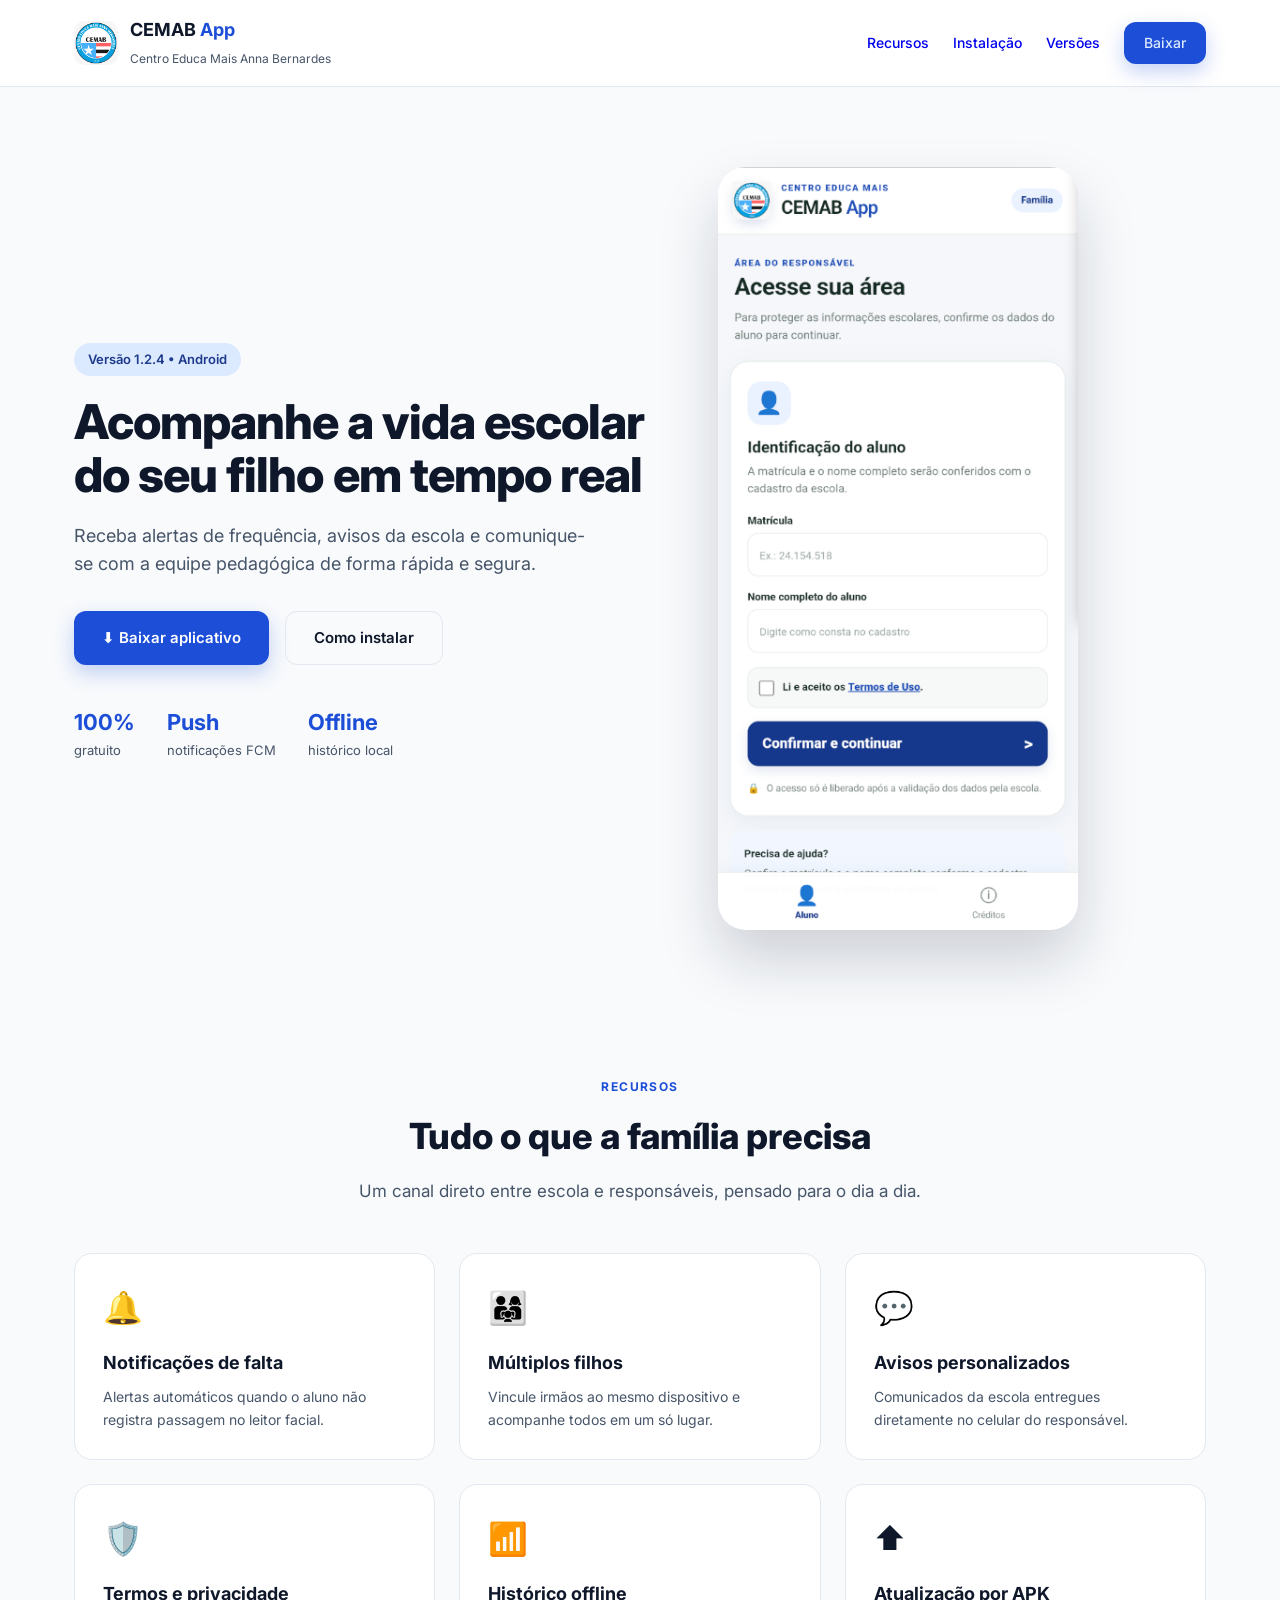
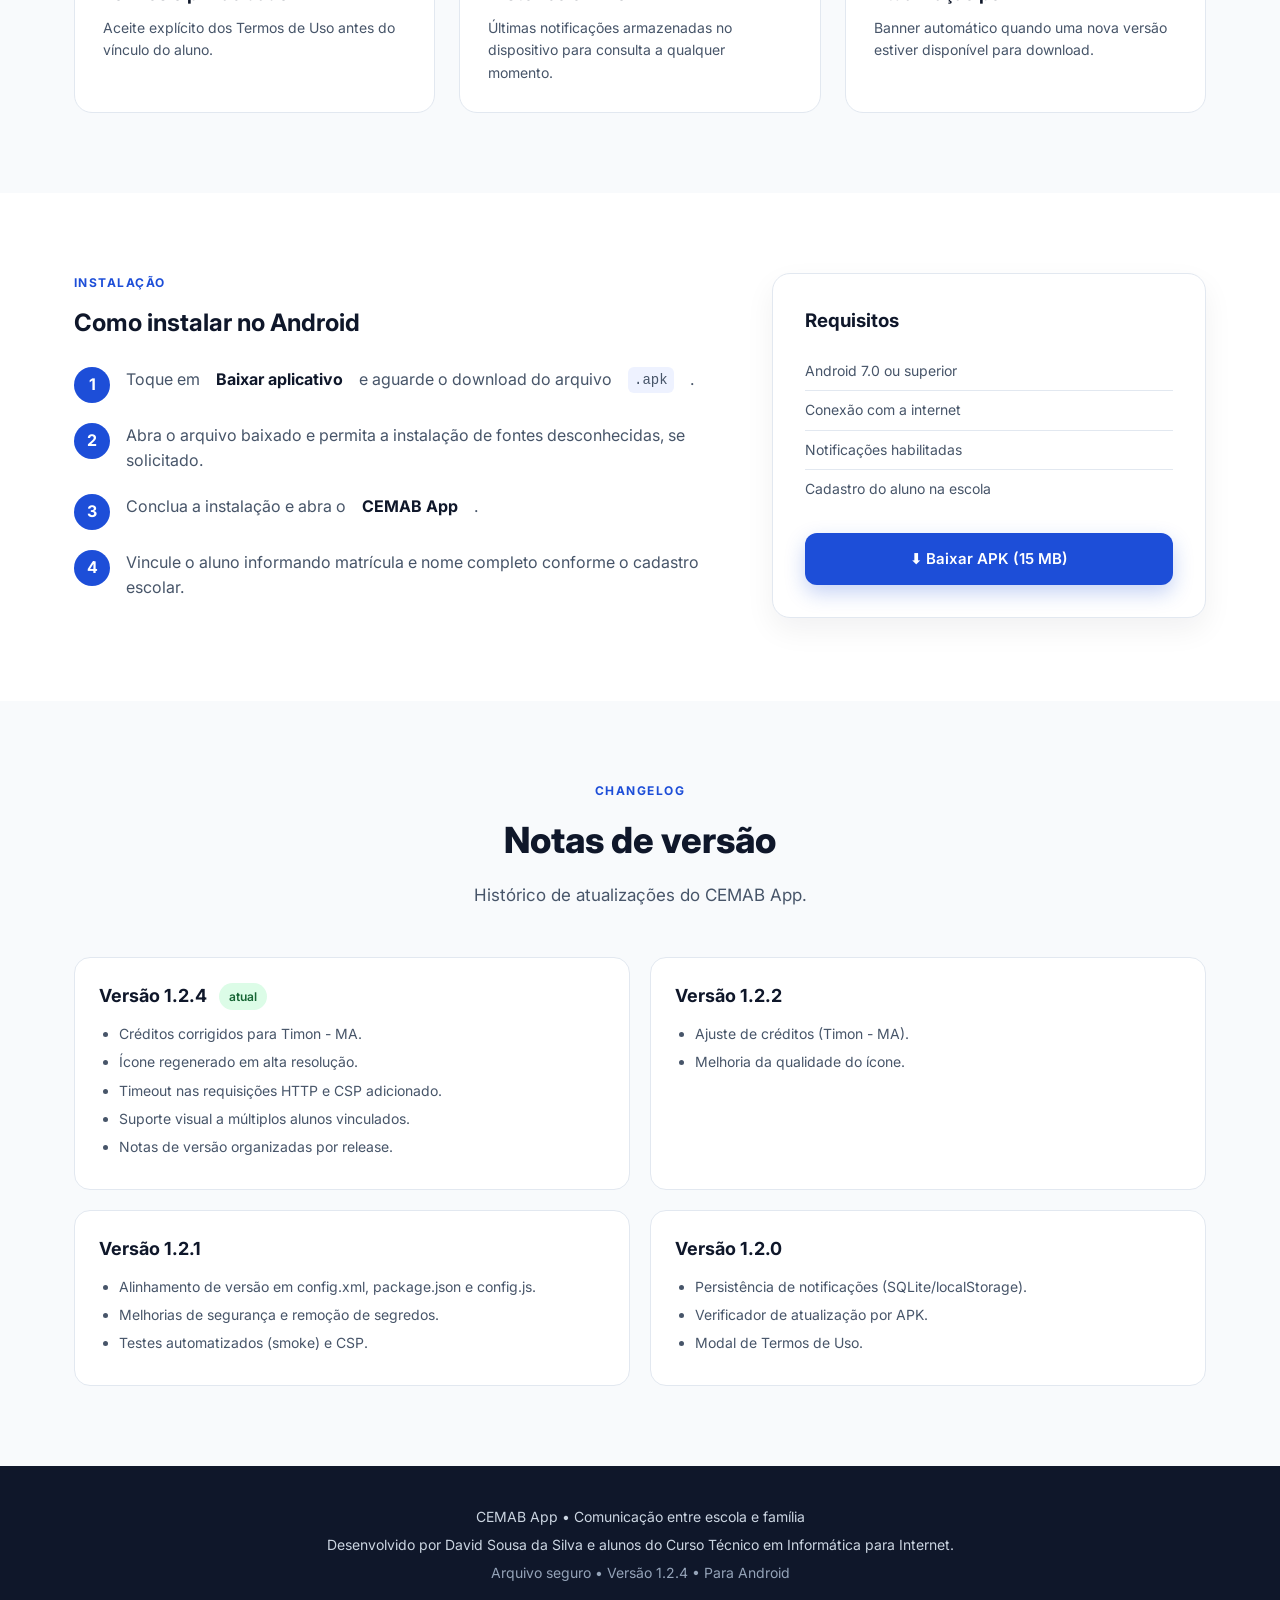
<file: index.html>
<!DOCTYPE html>
<html lang="pt-BR">
<head>
    <meta charset="UTF-8">
    <meta name="viewport" content="width=device-width, initial-scale=1.0">
    <meta name="description" content="CEMAB App - Aplicativo de acompanhamento escolar do Centro Educa Mais Anna Bernardes.">
    <title>CEMAB App - Baixar Aplicativo</title>
    <link rel="preconnect" href="https://fonts.googleapis.com">
    <link rel="preconnect" href="https://fonts.gstatic.com" crossorigin>
    <link href="https://fonts.googleapis.com/css2?family=Inter:wght@400;500;600;700;800&display=swap" rel="stylesheet">
    <link rel="stylesheet" href="style.css">
</head>
<body>
    <header class="site-header">
        <div class="container header-inner">
            <div class="brand">
                <img src="logo.png" alt="Logo CEMAB">
                <div>
                    <strong>CEMAB <span>App</span></strong>
                    <small>Centro Educa Mais Anna Bernardes</small>
                </div>
            </div>
            <nav class="header-nav">
                <a href="#recursos">Recursos</a>
                <a href="#instalacao">Instalação</a>
                <a href="#versoes">Versões</a>
                <a href="#download" class="btn btn-primary btn-sm">Baixar</a>
            </nav>
        </div>
    </header>

    <main>
        <section class="hero">
            <div class="container hero-grid">
                <div class="hero-copy">
                    <span class="badge">Versão 1.2.4 • Android</span>
                    <h1>Acompanhe a vida escolar do seu filho em tempo real</h1>
                    <p>Receba alertas de frequência, avisos da escola e comunique-se com a equipe pedagógica de forma rápida e segura.</p>
                    <div class="hero-actions">
                        <a href="download/cemabapp.apk" class="btn btn-primary" id="downloadButton">⬇ Baixar aplicativo</a>
                        <a href="#instalacao" class="btn btn-ghost">Como instalar</a>
                    </div>
                    <ul class="hero-stats">
                        <li><strong>100%</strong><span>gratuito</span></li>
                        <li><strong>Push</strong><span>notificações FCM</span></li>
                        <li><strong>Offline</strong><span>histórico local</span></li>
                    </ul>
                </div>
                <div class="hero-image">
                    <img src="app.png" alt="Tela do aplicativo CEMAB">
                </div>
            </div>
        </section>

        <section id="recursos" class="section">
            <div class="container">
                <div class="section-heading">
                    <span class="eyebrow">RECURSOS</span>
                    <h2>Tudo o que a família precisa</h2>
                    <p>Um canal direto entre escola e responsáveis, pensado para o dia a dia.</p>
                </div>
                <div class="features-grid">
                    <article class="feature-card">
                        <div class="feature-icon">🔔</div>
                        <h3>Notificações de falta</h3>
                        <p>Alertas automáticos quando o aluno não registra passagem no leitor facial.</p>
                    </article>
                    <article class="feature-card">
                        <div class="feature-icon">👨‍👩‍👧</div>
                        <h3>Múltiplos filhos</h3>
                        <p>Vincule irmãos ao mesmo dispositivo e acompanhe todos em um só lugar.</p>
                    </article>
                    <article class="feature-card">
                        <div class="feature-icon">💬</div>
                        <h3>Avisos personalizados</h3>
                        <p>Comunicados da escola entregues diretamente no celular do responsável.</p>
                    </article>
                    <article class="feature-card">
                        <div class="feature-icon">🛡️</div>
                        <h3>Termos e privacidade</h3>
                        <p>Aceite explícito dos Termos de Uso antes do vínculo do aluno.</p>
                    </article>
                    <article class="feature-card">
                        <div class="feature-icon">📶</div>
                        <h3>Histórico offline</h3>
                        <p>Últimas notificações armazenadas no dispositivo para consulta a qualquer momento.</p>
                    </article>
                    <article class="feature-card">
                        <div class="feature-icon">⬆</div>
                        <h3>Atualização por APK</h3>
                        <p>Banner automático quando uma nova versão estiver disponível para download.</p>
                    </article>
                </div>
            </div>
        </section>

        <section id="instalacao" class="section section-alt">
            <div class="container install-grid">
                <div>
                    <span class="eyebrow">INSTALAÇÃO</span>
                    <h2>Como instalar no Android</h2>
                    <ol class="steps">
                        <li><span>1</span> Toque em <strong>Baixar aplicativo</strong> e aguarde o download do arquivo <code>.apk</code>.</li>
                        <li><span>2</span> Abra o arquivo baixado e permita a instalação de fontes desconhecidas, se solicitado.</li>
                        <li><span>3</span> Conclua a instalação e abra o <strong>CEMAB App</strong>.</li>
                        <li><span>4</span> Vincule o aluno informando matrícula e nome completo conforme o cadastro escolar.</li>
                    </ol>
                </div>
                <div class="install-card">
                    <h3>Requisitos</h3>
                    <ul>
                        <li>Android 7.0 ou superior</li>
                        <li>Conexão com a internet</li>
                        <li>Notificações habilitadas</li>
                        <li>Cadastro do aluno na escola</li>
                    </ul>
                    <a href="download/cemabapp.apk" class="btn btn-primary btn-block">⬇ Baixar APK (15 MB)</a>
                </div>
            </div>
        </section>

        <section id="versoes" class="section">
            <div class="container">
                <div class="section-heading">
                    <span class="eyebrow">CHANGELOG</span>
                    <h2>Notas de versão</h2>
                    <p>Histórico de atualizações do CEMAB App.</p>
                </div>
                <div class="versions">
                    <article class="version-card">
                        <header><h3>Versão 1.2.4</h3><span class="version-tag">atual</span></header>
                        <ul>
                            <li>Créditos corrigidos para Timon - MA.</li>
                            <li>Ícone regenerado em alta resolução.</li>
                            <li>Timeout nas requisições HTTP e CSP adicionado.</li>
                            <li>Suporte visual a múltiplos alunos vinculados.</li>
                            <li>Notas de versão organizadas por release.</li>
                        </ul>
                    </article>
                    <article class="version-card">
                        <header><h3>Versão 1.2.2</h3></header>
                        <ul>
                            <li>Ajuste de créditos (Timon - MA).</li>
                            <li>Melhoria da qualidade do ícone.</li>
                        </ul>
                    </article>
                    <article class="version-card">
                        <header><h3>Versão 1.2.1</h3></header>
                        <ul>
                            <li>Alinhamento de versão em config.xml, package.json e config.js.</li>
                            <li>Melhorias de segurança e remoção de segredos.</li>
                            <li>Testes automatizados (smoke) e CSP.</li>
                        </ul>
                    </article>
                    <article class="version-card">
                        <header><h3>Versão 1.2.0</h3></header>
                        <ul>
                            <li>Persistência de notificações (SQLite/localStorage).</li>
                            <li>Verificador de atualização por APK.</li>
                            <li>Modal de Termos de Uso.</li>
                        </ul>
                    </article>
                </div>
            </div>
        </section>
    </main>

    <footer class="site-footer">
        <div class="container footer-inner">
            <p>CEMAB App • Comunicação entre escola e família</p>
            <p>Desenvolvido por David Sousa da Silva e alunos do Curso Técnico em Informática para Internet.</p>
            <p class="footer-small">Arquivo seguro • Versão 1.2.4 • Para Android</p>
        </div>
    </footer>

    <script src="script.js"></script>
</body>
</html>
</file>
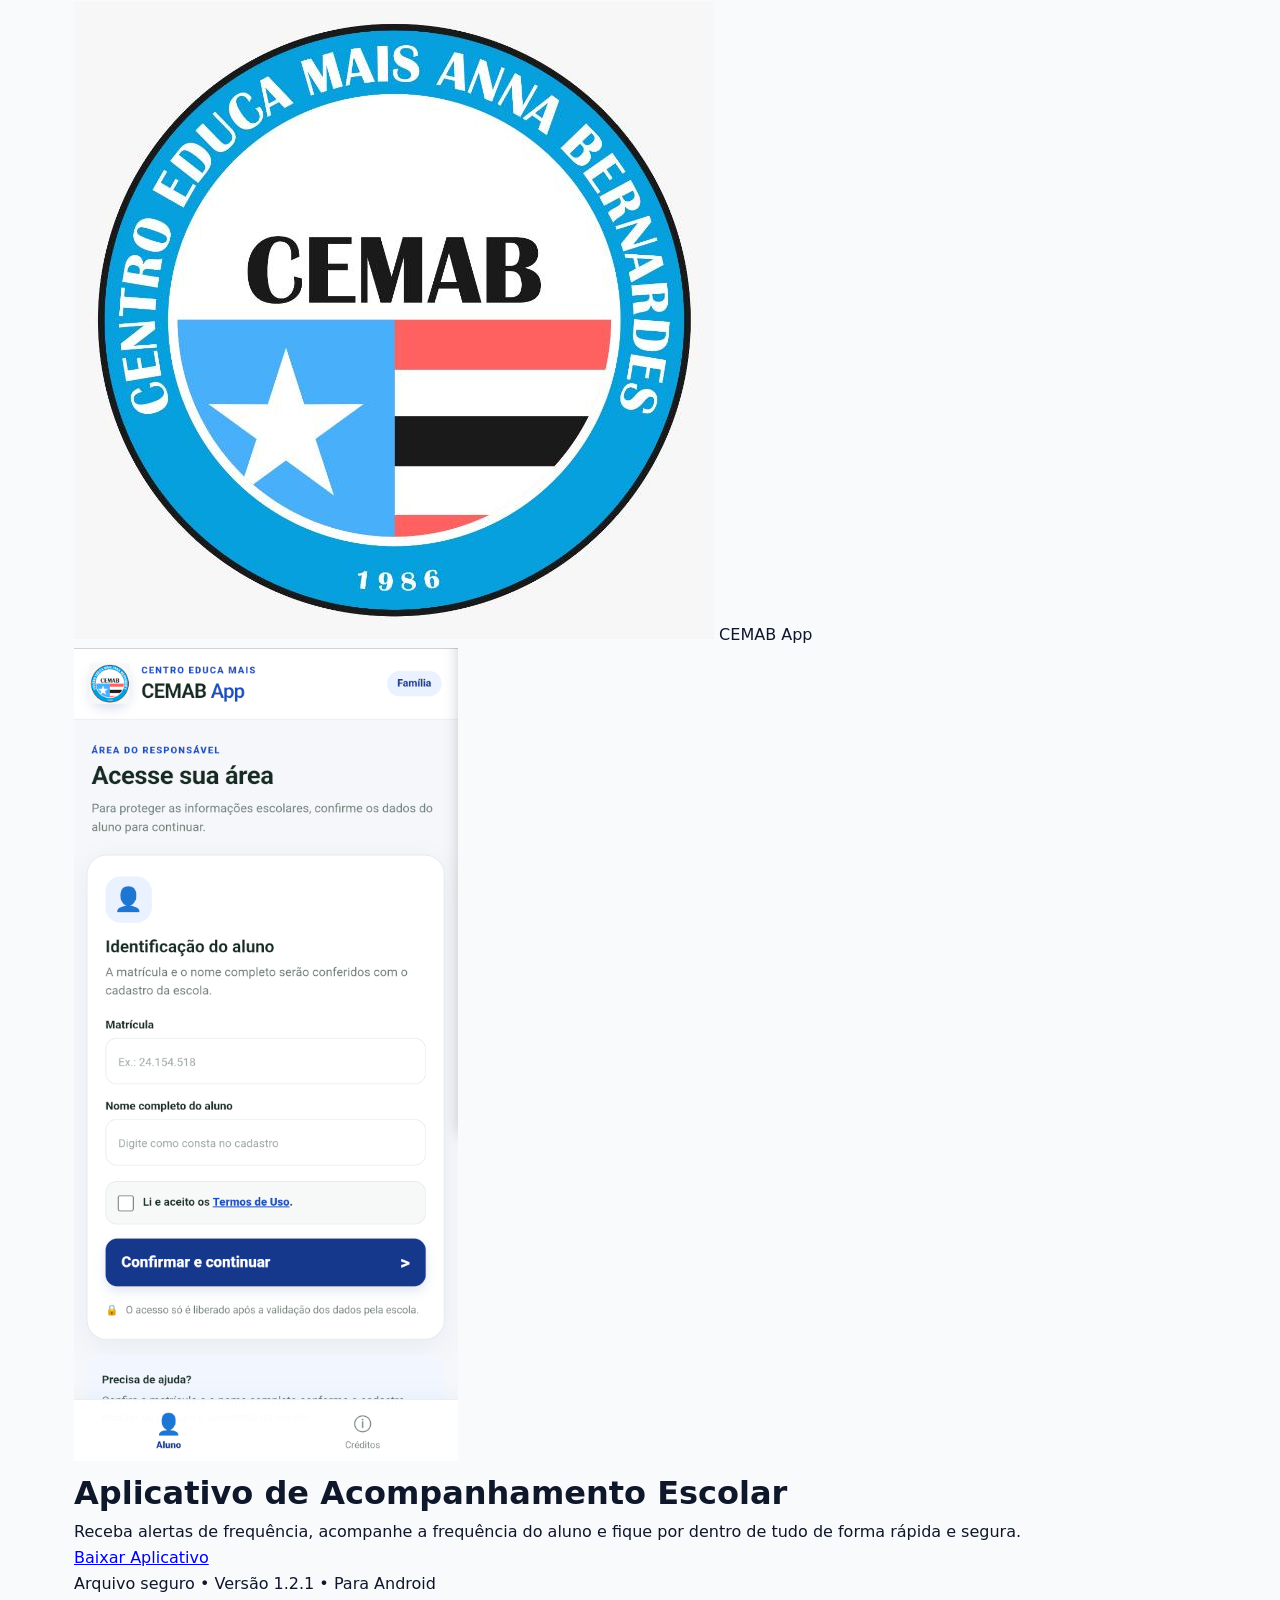
<file: inxex.html>
<!DOCTYPE html>
<html lang="pt-BR">

<head>
    <meta charset="UTF-8">
    <meta name="viewport" content="width=device-width, initial-scale=1.0">
    <title>CEMAB App — Baixar Aplicativo</title>
    <link rel="stylesheet" href="style.css">
    <script src="script.js" defer></script>
</head>

<body>
    <div class="container">
        <div class="content-grid">
            <!-- COLUNA ESQUERDA: Logo + Nome CEMAB App + Imagem -->
            <div class="col-image">
                <div class="logo-area">
                    <div class="logo-wrapper">
                        <img src="logo.png" alt="Logo da Escola">
                        <span class="nome-app">CEMAB <span class="app">App</span></span>
                    </div>
                </div>

                <div class="app-banner">
                    <img src="app.png" alt="Tela do aplicativo">
                </div>
            </div>

            <!-- COLUNA DIREITA: Texto + Botão + Info -->
            <div class="col-text">
                <h1>Aplicativo de Acompanhamento Escolar</h1>

                <p class="descricao">
                    Receba alertas de frequência, acompanhe a frequência do aluno e fique por dentro de tudo de forma
                    rápida e segura.
                </p>

                <a href="download/cemabapp.apk" class="btn-download">
                    Baixar Aplicativo
                </a>

                <p class="info">
                    Arquivo seguro • Versão 1.2.1 • Para Android<br>
                    Desenvolvido por David Sousa da Silva e alunos do Curso Técnico em Informática para Internet
                </p>
            </div>
        </div>
    </div>
</body>

</html>
</file>
<file: style.css>
:root {
    --primary: #1d4ed8;
    --primary-dark: #1e3a8a;
    --ink: #0f172a;
    --muted: #475569;
    --bg: #f8fafc;
    --card: #ffffff;
    --line: #e2e8f0;
}

* {
    margin: 0;
    padding: 0;
    box-sizing: border-box;
}

body {
    font-family: 'Inter', system-ui, -apple-system, sans-serif;
    background: var(--bg);
    color: var(--ink);
    line-height: 1.6;
    -webkit-font-smoothing: antialiased;
}

.container {
    max-width: 1180px;
    margin: 0 auto;
    padding: 0 24px;
}

/* Header */
.site-header {
    position: sticky;
    top: 0;
    z-index: 50;
    background: rgba(255, 255, 255, 0.9);
    backdrop-filter: blur(12px);
    border-bottom: 1px solid var(--line);
}

.header-inner {
    display: flex;
    align-items: center;
    justify-content: space-between;
    padding: 16px 24px;
}

.brand {
    display: flex;
    align-items: center;
    gap: 12px;
}

.brand img {
    width: 44px;
    height: 44px;
    border-radius: 10px;
}

.brand strong {
    font-size: 18px;
    display: block;
}

.brand strong span {
    color: var(--primary);
}

.brand small {
    font-size: 12px;
    color: var(--muted);
}

.header-nav {
    display: flex;
    align-items: center;
    gap: 24px;
}

.header-nav a {
    text-decoration: none;
    /* color: var(--muted); */
    font-weight: 500;
    font-size: 14px;
    transition: color .2s;
}

.header-nav a:hover {
    color: var(--primary);
}

/* Buttons */
.btn {
    display: inline-flex;
    align-items: center;
    justify-content: center;
    gap: 8px;
    padding: 14px 28px;
    border-radius: 12px;
    font-weight: 600;
    font-size: 15px;
    text-decoration: none;
    border: none;
    cursor: pointer;
    transition: all .2s ease;
}

.btn-primary {
    background: var(--primary);
    color: #fff;
    box-shadow: 0 8px 20px rgba(29, 78, 216, .25);
}

.btn-primary:hover {
    background: var(--primary-dark);
    transform: translateY(-2px);
}

.btn-ghost {
    background: transparent;
    color: var(--ink);
    border: 1px solid var(--line);
}

.btn-ghost:hover {
    border-color: var(--primary);
    color: var(--primary);
}

.btn-sm {
    padding: 10px 20px;
    font-size: 14px;
    color: #dbeafe;
}

.btn-block {
    width: 100%;
}

/* Hero */
.hero {
    padding: 80px 0 60px;
}

.hero-grid {
    display: grid;
    grid-template-columns: 1.1fr 0.9fr;
    gap: 48px;
    align-items: center;
}

.badge {
    display: inline-block;
    background: #dbeafe;
    color: var(--primary-dark);
    padding: 6px 14px;
    border-radius: 999px;
    font-size: 13px;
    font-weight: 600;
    margin-bottom: 20px;
}

.hero h1 {
    font-size: 48px;
    line-height: 1.1;
    font-weight: 800;
    letter-spacing: -0.02em;
    margin-bottom: 20px;
}

.hero p {
    font-size: 18px;
    color: var(--muted);
    margin-bottom: 32px;
    max-width: 520px;
}

.hero-actions {
    display: flex;
    gap: 16px;
    flex-wrap: wrap;
}

.hero-stats {
    display: flex;
    gap: 32px;
    margin-top: 40px;
    list-style: none;
}

.hero-stats li {
    display: flex;
    flex-direction: column;
}

.hero-stats strong {
    font-size: 22px;
    color: var(--primary);
}

.hero-stats span {
    font-size: 13px;
    color: var(--muted);
}

.hero-image img {
    width: 100%;
    max-width: 360px;
    border-radius: 28px;
    box-shadow: 0 30px 60px rgba(15, 23, 42, .18);
}

/* Sections */
.section {
    padding: 80px 0;
}

.section-alt {
    background: #fff;
}

.section-heading {
    text-align: center;
    margin-bottom: 48px;
}

.eyebrow {
    display: block;
    font-size: 12px;
    font-weight: 700;
    letter-spacing: .12em;
    color: var(--primary);
    margin-bottom: 12px;
}

.section-heading h2 {
    font-size: 36px;
    font-weight: 800;
    margin-bottom: 12px;
}

.section-heading p {
    color: var(--muted);
    font-size: 17px;
}

/* Features */
.features-grid {
    display: grid;
    grid-template-columns: repeat(3, 1fr);
    gap: 24px;
}

.feature-card {
    background: var(--card);
    border: 1px solid var(--line);
    border-radius: 18px;
    padding: 28px;
    transition: transform .2s, box-shadow .2s;
}

.feature-card:hover {
    transform: translateY(-4px);
    box-shadow: 0 12px 30px rgba(15, 23, 42, .08);
}

.feature-icon {
    font-size: 32px;
    margin-bottom: 16px;
}

.feature-card h3 {
    font-size: 18px;
    margin-bottom: 8px;
}

.feature-card p {
    color: var(--muted);
    font-size: 14px;
}

/* Install */
.install-grid {
    display: grid;
    grid-template-columns: 1.2fr 0.8fr;
    gap: 48px;
    align-items: start;
}

.steps {
    list-style: none;
    margin-top: 24px;
}

.steps li {
    display: flex;
    gap: 16px;
    margin-bottom: 20px;
    align-items: flex-start;
}

.steps li span {
    flex-shrink: 0;
    width: 36px;
    height: 36px;
    border-radius: 50%;
    background: var(--primary);
    color: #fff;
    display: grid;
    place-items: center;
    font-weight: 700;
}

.steps li {
    font-size: 16px;
    color: var(--muted);
}

.steps strong {
    color: var(--ink);
}

.steps code {
    background: #eef2ff;
    padding: 2px 6px;
    border-radius: 6px;
    font-size: 14px;
}

.install-card {
    background: var(--card);
    border: 1px solid var(--line);
    border-radius: 18px;
    padding: 32px;
    box-shadow: 0 12px 30px rgba(15, 23, 42, .06);
}

.install-card h3 {
    margin-bottom: 16px;
}

.install-card ul {
    list-style: none;
    margin-bottom: 24px;
}

.install-card li {
    padding: 8px 0;
    border-bottom: 1px solid var(--line);
    font-size: 14px;
    color: var(--muted);
}

.install-card li:last-child {
    border-bottom: none;
}

/* Versions */
.versions {
    display: grid;
    grid-template-columns: repeat(2, 1fr);
    gap: 20px;
}

.version-card {
    background: var(--card);
    border: 1px solid var(--line);
    border-radius: 16px;
    padding: 24px;
}

.version-card header {
    display: flex;
    align-items: center;
    gap: 12px;
    margin-bottom: 12px;
}

.version-card h3 {
    font-size: 18px;
}

.version-tag {
    background: #dcfce7;
    color: #166534;
    padding: 4px 10px;
    border-radius: 999px;
    font-size: 12px;
    font-weight: 600;
}

.version-card ul {
    list-style: disc;
    padding-left: 20px;
    color: var(--muted);
    font-size: 14px;
}

.version-card li {
    margin-bottom: 6px;
}

/* Footer */
.site-footer {
    background: var(--ink);
    color: #cbd5e1;
    padding: 40px 0;
    text-align: center;
}

.footer-inner p {
    margin-bottom: 6px;
    font-size: 14px;
}

.footer-small {
    font-size: 12px;
    color: #94a3b8;
}

/* Responsive */
@media (max-width: 900px) {
    .hero-grid {
        grid-template-columns: 1fr;
        text-align: center;
    }

    .hero p {
        margin-left: auto;
        margin-right: auto;
    }

    .hero-actions {
        justify-content: center;
    }

    .hero-stats {
        justify-content: center;
    }

    .features-grid {
        grid-template-columns: 1fr 1fr;
    }

    .install-grid {
        grid-template-columns: 1fr;
    }

    .versions {
        grid-template-columns: 1fr;
    }
}

@media (max-width: 600px) {
    .hero h1 {
        font-size: 34px;
    }

    .features-grid {
        grid-template-columns: 1fr;
    }

    .header-nav a:not(.btn) {
        display: none;
    }
}
</file>
